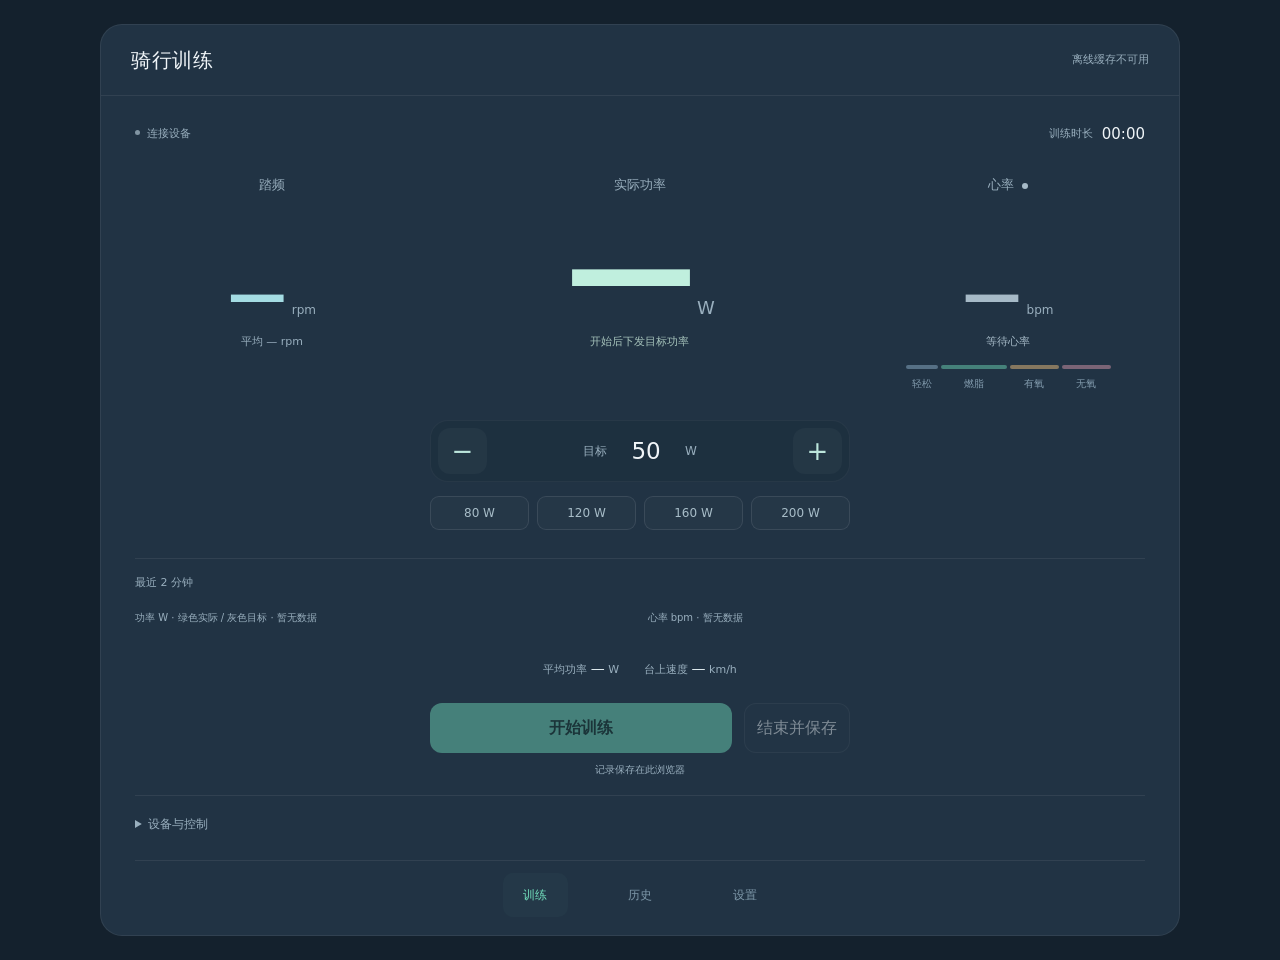
<file: index.html>
<!doctype html>
<html lang="zh-CN">
<head>
  <meta charset="utf-8">
  <meta name="viewport" content="width=device-width, initial-scale=1">
  <meta name="theme-color" content="#14212d">
  <link rel="icon" href="./assets/android-chrome-192x192.png" type="image/png">
  <title>骑行训练</title>
  <link rel="manifest" href="./manifest.webmanifest">
  <link rel="stylesheet" href="./styles.css">
  <script type="module" src="./app.mjs"></script>
</head>
<body>
<header class="top">
  <a href="./" class="brand">骑行训练</a>
  <span id="offline" class="badge" role="status">正在检查离线缓存</span>
</header>
<main>


  <section id="training" aria-label="骑行训练">
    <div class="ride-top">
      <button id="connection-summary" data-connected="false" class="connection">连接设备</button>
      <div class="timer" title="只累计实际功率大于 0 W 的训练时间"><small>训练时长</small><strong id="duration">00:00</strong></div>
    </div>
    <div id="recovery" class="notice" hidden>
      <p>找到上次未结束的训练。</p>
      <button id="recover">恢复为暂停</button><button id="interrupt">保存为中断记录</button>
    </div>
    <p id="message" class="notice" role="status" hidden></p>
    <div class="instrument">
      <div class="reading-card power-card">
        <span class="reading-label">实际功率</span>
        <div class="reading-value"><strong id="power">—</strong><small>W</small></div>
        <span id="command" class="reading-info" role="status">开始后下发目标功率</span>
      </div>
      <div class="reading-card cadence-card">
        <span class="reading-label">踏频</span>
        <div class="reading-value"><strong id="cadence">—</strong><small>rpm</small></div>
        <span id="cadence-average" class="reading-info">平均 — rpm</span>
      </div>
      <div id="heart-card" class="reading-card heart-card" data-zone="none">
        <span class="reading-label">心率 <span class="pulse" aria-hidden="true"></span></span>
        <div class="reading-value"><strong id="hr">—</strong><small>bpm</small></div>
        <span id="heart-zone" class="reading-info zone-label" aria-live="polite">等待心率</span>
        <div id="zone-meter" class="zone-meter" data-ready="false" aria-label="最大心率分区参考">
          <div class="zone-track">
            <span data-band="easy"></span><span data-band="moderate"></span><span data-band="aerobic"></span><span data-band="high"></span>
            <i class="zone-pointer" aria-hidden="true"></i>
          </div>
          <div class="zone-names"><span data-band="easy">轻松</span><span data-band="moderate">燃脂</span><span data-band="aerobic">有氧</span><span data-band="high">无氧</span></div>
        </div>
      </div>
    </div>
    <div class="target-wrap">
      <form id="power-form" class="target-control">
        <button id="less" type="button" aria-label="减少 5 W">−</button>
        <div class="target-value"><label for="watts">目标</label><input id="watts" inputmode="numeric" enterkeyhint="done" type="text" value="50" required aria-label="目标功率瓦数，回车或离开输入框生效"><span>W</span></div>
        <button id="more" type="button" aria-label="增加 5 W">+</button>
      </form>
      <div id="presets" class="presets"></div>
    </div>
    <div class="trend"><h2>最近 2 分钟</h2><div id="live"></div></div>
    <div class="metrics">
      <span>平均功率 <strong id="average">—</strong> W</span>
      <span>台上速度 <strong id="speed">—</strong> km/h</span>
    </div>
    <div class="operation">
      <button id="start" class="primary" disabled>开始训练</button>
      <button id="finish" disabled>结束并保存</button>
    </div>
    <p id="save-state" class="aux save-state" role="status">记录保存在此浏览器</p>
    <button id="rescue" hidden>导出当前记录备份</button>
    <details id="device-options" class="device-options">
      <summary>设备与控制</summary>
      <div class="devices">
        <button id="trainer">连接骑行台</button><button id="heart">连接心率设备</button>
        <small id="trainer-state">未连接</small><small id="heart-state">未连接</small>
      </div>
      <div class="row">
        <label>调节幅度 <select id="step"><option>1</option><option selected>5</option><option>10</option></select> W</label>
        <button id="lower" disabled>降功率</button>
      </div>
      <p id="range" class="aux">连接骑行台后读取设备范围</p>
    </details>
  </section>
  <section id="history" hidden>
    <h1>训练历史</h1>
    <p id="history-status" role="status"></p>
    <div id="rides" class="ride-list"></div>
    <article id="report" class="panel" hidden>
      <h2 id="report-name"></h2><p id="report-summary"></p>
      <div id="report-chart"></div>
      <ul id="report-events"></ul>
      <div class="row"><button id="compact">导出轻量 JSON</button><button id="csv">导出 CSV</button><button id="tcx">导出 TCX</button><button id="delete">删除</button></div>
      <p class="aux">轻量 JSON 包含整场摘要和每 30 秒均值。</p>
    </article>
  </section>
  <section id="settings" hidden>
    <h1>设置</h1>
    <div class="panel">
      <h2>心率区间</h2>
      <form id="heart-zone-form" class="row">
        <label for="max-hr">我的最大心率</label>
        <input id="max-hr" type="number" inputmode="numeric" min="60" max="250" step="1" placeholder="bpm">
        <button>保存</button>
      </form>
      <p class="aux">按最大心率比例显示训练参考区间：低于 50% 为轻松，50% 至不足 70% 为中等（常称燃脂区），70% 至不足 85% 为有氧，85% 起为无氧训练参考。分区仅按最大心率比例估算。留空关闭区间提示。</p>
      <p id="heart-zone-status" role="status"></p>
    </div>
    <div class="panel">
      <h2>快捷功率</h2>
      <form id="preset-form" class="row">
        <label for="preset-input">最多四个瓦数，用逗号分隔</label>
        <input id="preset-input" value="80, 120, 160, 200" required><button>保存</button>
      </form>
      <p id="settings-status" role="status"></p>
    </div>
    <div class="panel">
      <h2>训练数据</h2>
      <p>换手机或清除浏览器数据前，请导出备份。</p>
      <div class="row"><button id="backup">导出全部备份</button>
      <label class="file-button">导入备份 <input id="import" type="file" accept=".json,application/json"></label></div>
    </div>
    <div class="panel">
      <h2>应用更新</h2>
      <p>版本 2026.11.18.2 · 骑行训练</p>
      <p>先结束训练，再更新。</p>
      <button id="app-update">检查并更新应用</button>
      <p id="update-status" role="status"></p>
    </div>
    <div class="panel"><h2>安卓试用</h2>
      <p>在 Chrome 中通过 HTTPS 打开，等页面显示「离线已就绪」，然后添加到主屏幕。骑行时保持应用在前台。</p>
      <p><a href="./source.zip" download>下载本版本源码</a> · <a href="./LICENSE">AGPL 许可证</a></p>
    </div>
  </section>
  <nav aria-label="页面">
    <button data-page="training" aria-current="page">训练</button>
    <button data-page="history">历史</button>
    <button data-page="settings">设置</button>
  </nav>
</main>
</body>
</html>
</file>
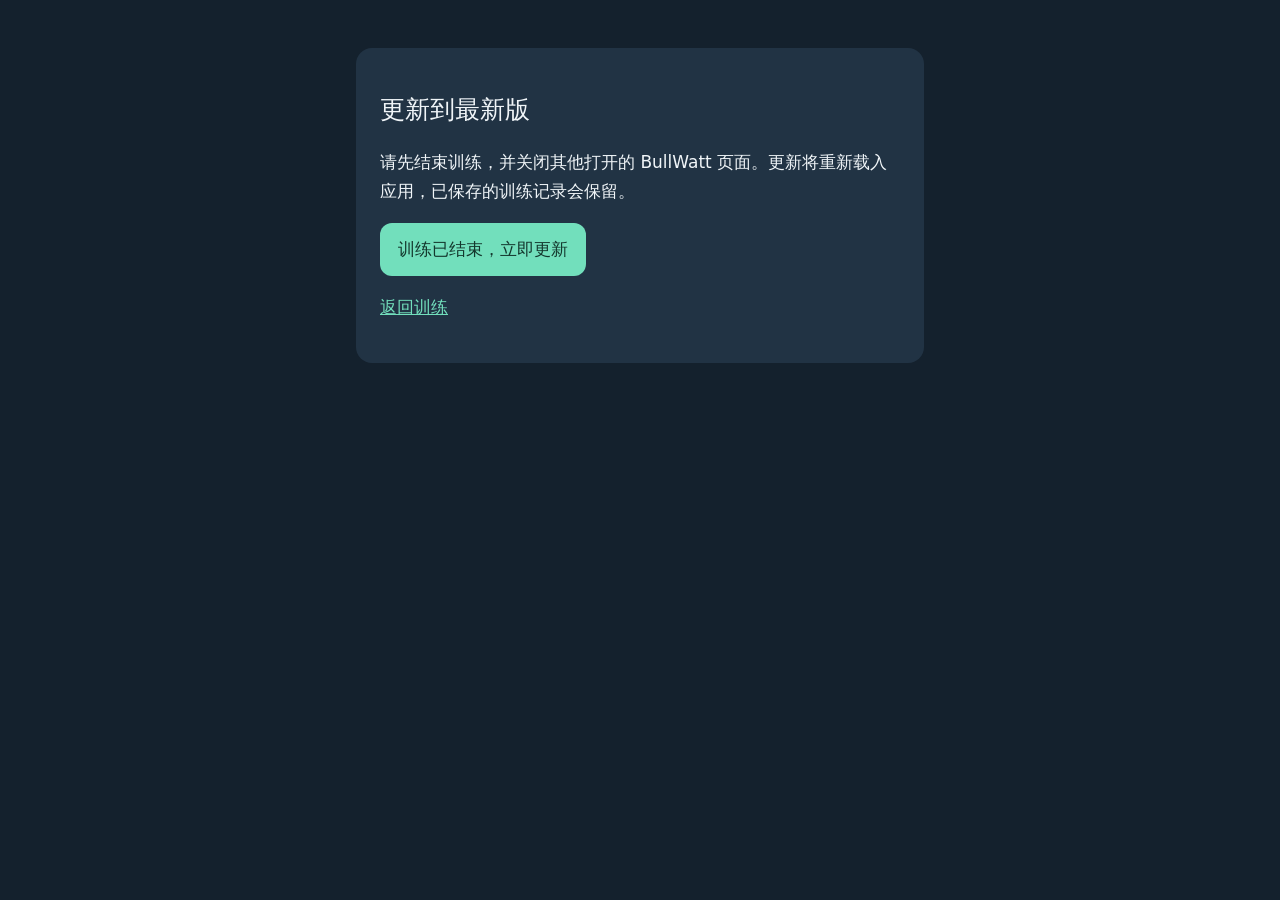
<file: update.html>
<!doctype html>
<html lang="zh-CN">
<head>
  <meta charset="utf-8">
  <meta name="viewport" content="width=device-width,initial-scale=1">
  <meta name="theme-color" content="#14212d">
  <title>更新骑行训练</title>
  <link rel="icon" href="./assets/android-chrome-192x192.png" type="image/png">
  <style>
    body{color-scheme:dark;font:17px/1.7 system-ui,sans-serif;background:#14212d;color:#f0f5f8;margin:0;padding:24px}
    main{max-width:520px;margin:24px auto;padding:24px;background:#213344;border-radius:16px}
    h1{font-size:25px;font-weight:550}button{font:inherit;padding:12px 18px;border:0;border-radius:12px;background:#72dfbc;color:#14372d;min-height:48px;cursor:pointer}
    button:disabled{opacity:.5}a{color:#72dfbc}button:focus-visible{outline:2px solid #72dfbc;outline-offset:3px}
  </style>
</head>
<body>
  <main>
    <h1>更新到最新版</h1>
    <p>请先结束训练，并关闭其他打开的 BullWatt 页面。更新将重新载入应用，已保存的训练记录会保留。</p>
    <button id="update">训练已结束，立即更新</button>
    <p id="status" role="status"></p>
    <p><a href="./">返回训练</a></p>
  </main>
  <script type="module">
    import { updateApplication } from './update.mjs';
    const button = document.getElementById('update');
    const status = document.getElementById('status');
    button.onclick = async () => {
      button.disabled = true;
      status.textContent = '正在下载并启用新版，请保持联网…';
      try {
        await updateApplication();
        location.replace('./');
      } catch (error) {
        status.textContent = '更新失败 · ' + error.message;
        button.disabled = false;
      }
    };
  </script>
</body>
</html>
</file>
<file: styles.css>
:root{color-scheme:dark;font-family:-apple-system,BlinkMacSystemFont,"Segoe UI","Microsoft YaHei",system-ui,sans-serif;line-height:1.5;--page:#14212d;--surface:#213344;--line:#ffffff12;--text:#f0f5f8;--muted:#99afbe;--mint:#72dfbc;--ice:#a4dce3;--amber:#ffca80;color:var(--text);background:var(--page)}
*{box-sizing:border-box}
[hidden]{display:none!important}
body{max-width:1080px;margin:24px auto;background:var(--surface);border:1px solid var(--line);border-radius:22px}
button,input,select,.file-button{font:inherit;min-height:46px;border:1px solid #ffffff18;border-radius:12px;background:#ffffff05;color:inherit;padding:8px 12px}
button,.file-button{cursor:pointer;-webkit-tap-highlight-color:transparent}
button{transition:background .15s,transform .15s}
button:hover:not(:disabled){background:#ffffff0e}
button:active:not(:disabled){transform:scale(.97)}
button:disabled,input:disabled,select:disabled{opacity:.45;cursor:default}
button:focus-visible,input:focus-visible,select:focus-visible,a:focus-visible,summary:focus-visible,.file-button:focus-within{outline:2px solid var(--mint);outline-offset:3px}
a{color:var(--mint)}
.top{padding:20px 30px;display:flex;justify-content:space-between;align-items:center;gap:12px;border-bottom:1px solid var(--line)}
.brand{font-weight:550;letter-spacing:.03em;font-size:20px;text-decoration:none;color:var(--text)}
.badge{font-size:11px;color:var(--muted);text-align:right;max-width:55%}
main{padding:22px 34px 0}
h1{font-size:23px;font-weight:550;margin:0 0 16px}
h2{font-size:15px;font-weight:550;margin:0 0 10px}
p{margin:8px 0}
.ride-top{display:flex;justify-content:space-between;align-items:center;gap:10px}
.connection{font-size:11px;color:var(--muted);border:0;background:transparent;padding:0;min-height:32px;text-align:left}
.connection::before{content:"";display:inline-block;width:5px;height:5px;border-radius:50%;background:#8195a3;margin-right:7px;vertical-align:2px}
.connection[data-connected="true"]::before{background:var(--mint)}
.timer{display:flex;align-items:center;gap:9px;font-variant-numeric:tabular-nums;font-size:15px}
.timer small{font-size:11px;color:var(--muted)}.timer strong{font-weight:500}
.instrument{display:grid;grid-template-columns:1fr 1.6fr 1fr;grid-template-rows:20px 140px minmax(24px,auto) 48px;column-gap:12px;text-align:center;padding:24px 0 14px}
.reading-card{display:contents}
.reading-label{grid-row:1;font-size:13px;color:var(--muted);align-self:end}
.reading-value{grid-row:2;display:flex;align-items:baseline;justify-content:center;gap:7px;align-self:baseline;white-space:nowrap;font-variant-numeric:tabular-nums;padding-top:8px}
.reading-value strong{font-size:59px;line-height:1;letter-spacing:-2px;font-weight:550}
.reading-value small{font-size:12px;color:var(--muted)}
.reading-info{grid-row:3;font-size:11px;color:var(--muted);align-self:start;overflow-wrap:anywhere}
.power-card>*{grid-column:2}.cadence-card>*{grid-column:1}.heart-card>*{grid-column:3}
.power-card .reading-value strong{font-size:132px;letter-spacing:-7px;color:#c0efde}
.power-card .reading-value small{font-size:18px}
.cadence-card .reading-value strong{color:var(--ice)}
.power-card .reading-info{color:#a6c3bb}
.heart-card{--zone:#a6bac7}
.heart-card[data-zone="easy"]{--zone:#96bad5}
.heart-card[data-zone="moderate"]{--zone:var(--mint)}
.heart-card[data-zone="aerobic"]{--zone:var(--amber)}
.heart-card[data-zone="high"]{--zone:#e6a1b4}
.heart-card .reading-value strong,.zone-label{color:var(--zone);transition:color .3s}
.pulse{display:inline-block;width:6px;height:6px;margin-left:4px;background:var(--zone);border-radius:50%}
.heart-card:not([data-zone="none"]) .pulse{animation:heartbeat var(--beat,1s) ease-out infinite}
@keyframes heartbeat{0%,55%,100%{transform:scale(.85);opacity:.62}18%{transform:scale(1.35);opacity:1}}
.zone-meter{grid-row:4;align-self:start;justify-self:center;width:100%;max-width:205px;padding-top:7px}
.zone-track{height:4px;display:grid;grid-template-columns:1fr 2fr 1.5fr 1.5fr;gap:3px;position:relative}
.zone-track span{border-radius:3px;background:var(--band);opacity:.45}
[data-band="easy"]{--band:#96bad5}[data-band="moderate"]{--band:#72dfbc}[data-band="aerobic"]{--band:#ffca80}[data-band="high"]{--band:#e6a1b4}
.zone-track .current{opacity:1}
.zone-pointer{position:absolute;left:clamp(2px,var(--position),calc(100% - 2px));top:-4px;width:2px;height:12px;background:#f5f8fa;box-shadow:0 0 0 2px var(--surface);border-radius:2px;transform:translateX(-50%);transition:left .4s}
.zone-meter[data-ready="false"] .zone-pointer{display:none}
.zone-names{display:grid;grid-template-columns:1fr 2fr 1.5fr 1.5fr;gap:3px;font-size:10px;color:#839cae;margin-top:7px;white-space:nowrap}
.zone-names .current{color:var(--band)}
.target-wrap{max-width:420px;margin:auto;text-align:center}
.target-control{display:grid;grid-template-columns:49px minmax(0,1fr) 49px;gap:5px;align-items:center;padding:7px;border:1px solid #ffffff0b;border-radius:18px;background:#172a3850}
.target-control>button{border:0;background:#ffffff08;color:#bce6dc;font-size:26px;line-height:1;padding:0}
.target-value{display:flex;align-items:center;justify-content:center;gap:5px;min-width:0;font-size:12px;color:var(--muted)}
.target-value input{width:68px;min-width:0;text-align:center;font-size:23px;color:var(--text);font-variant-numeric:tabular-nums;border:0;background:transparent;padding:4px}
.presets{display:flex;gap:8px;margin-top:14px}
.presets button{flex:1;font-size:12px;color:#a8bdc8;border-radius:9px;min-height:34px;padding:5px}
.presets button[aria-pressed="true"]{color:var(--mint);background:#72dfbc0b;border-color:#72dfbc4d}
.trend{margin:28px 0 16px;border-top:1px solid var(--line);padding-top:16px}
.trend h2{font-size:11px;color:var(--muted);font-weight:400}
.chart{margin:8px 0 12px;min-width:0}.chart small{font-size:10px;color:var(--muted);display:block;margin-bottom:5px}
.chart canvas{display:block;width:100%;height:100px;border-bottom:1px solid var(--line)}
#live,#report-chart{display:grid;grid-template-columns:repeat(2,minmax(0,1fr));gap:15px}
.metrics{display:flex;justify-content:center;gap:25px;font-size:11px;color:var(--muted)}
.metrics strong{color:#dce8ec;font-size:14px;font-weight:500;font-variant-numeric:tabular-nums}
.operation{display:flex;gap:12px;max-width:420px;margin:24px auto 0}
.operation .primary{flex:1;background:var(--mint);color:#14372d;font-weight:600;border-color:transparent}
.operation .primary:hover:not(:disabled){background:#8ce9cc}
.operation button{min-height:50px}
.save-state{text-align:center;font-size:10px!important;margin:9px 0 18px}
.aux,small{color:var(--muted)}.aux{font-size:12px}
.device-options{border-top:1px solid var(--line);padding:12px 0;font-size:12px;color:var(--muted)}
summary{cursor:pointer;min-height:32px;line-height:32px}
.devices{display:grid;grid-template-columns:1fr 1fr;gap:5px 8px;margin:10px 0}
.devices small{font-size:11px;overflow-wrap:anywhere}.devices button{font-size:13px}
.panel{border:1px solid var(--line);border-radius:14px;padding:16px;margin:12px 0;background:#ffffff02}
.notice{border:1px solid #ffca8030;background:#ffca800b;color:#ffdb9b;padding:12px;border-radius:12px;font-size:13px;margin:12px 0}
.row{display:flex;align-items:center;gap:8px;flex-wrap:wrap}.row input{min-width:0;flex:1}.row label{font-size:13px}
.file-button{position:relative;display:inline-flex;align-items:center}.file-button input{position:absolute;inset:0;width:100%;opacity:0;cursor:pointer}
.ride-list{display:grid;gap:8px}.ride-list button{text-align:left;overflow-wrap:anywhere}
#report-summary{font-size:13px;color:var(--muted);line-height:1.8}
#report-events{font-size:12px;padding-left:20px;color:var(--muted)}
#report .row button{font-size:12px}#preset-form input{min-width:140px}
nav{display:flex;justify-content:center;border-top:1px solid var(--line);gap:40px;padding:12px 0 18px;margin-top:8px}
nav button{border:0;background:transparent;font-size:12px;min-height:44px;min-width:65px;color:#7e98a9;border-radius:10px}
nav [aria-current]{color:var(--mint);background:#72dfbc08}
@media(max-width:600px){
body{margin:0;border:0;border-radius:0}.top{padding:16px 21px}.brand{font-size:19px}.badge{font-size:10px}main{padding:15px 22px 0}
.instrument{grid-template-columns:repeat(2,minmax(0,1fr));grid-template-rows:20px 115px minmax(25px,auto) 18px 80px minmax(23px,auto) 44px;column-gap:12px;padding:18px 0 12px}
.power-card>*{grid-column:1/-1}.power-card .reading-value strong{font-size:clamp(88px,29vw,116px);letter-spacing:-6px}
.cadence-card>*{grid-column:1}.heart-card>*{grid-column:2}
.cadence-card .reading-label,.heart-card .reading-label{grid-row:4;align-self:end}
.cadence-card .reading-value,.heart-card .reading-value{grid-row:5;padding-top:10px}
.cadence-card .reading-info,.heart-card .reading-info{grid-row:6}
.reading-value strong{font-size:clamp(40px,13vw,57px)}
.zone-meter{grid-row:7;max-width:180px;padding-top:7px}.zone-names{font-size:10px}
.reading-label{font-size:12px}.reading-info{font-size:10px}
#live{gap:10px}.chart canvas{height:78px}.trend{margin-top:22px}
.metrics{gap:18px;font-size:10px}.metrics strong{font-size:13px}
.operation{margin-top:20px}nav{gap:25px}
}
@media(min-width:601px) and (max-width:900px){body{margin:20px}.reading-value strong{font-size:48px}.power-card .reading-value strong{font-size:110px}}
@media(prefers-reduced-motion:reduce){*,*::before,*::after{animation:none!important;transition:none!important;scroll-behavior:auto!important}}
</file>
